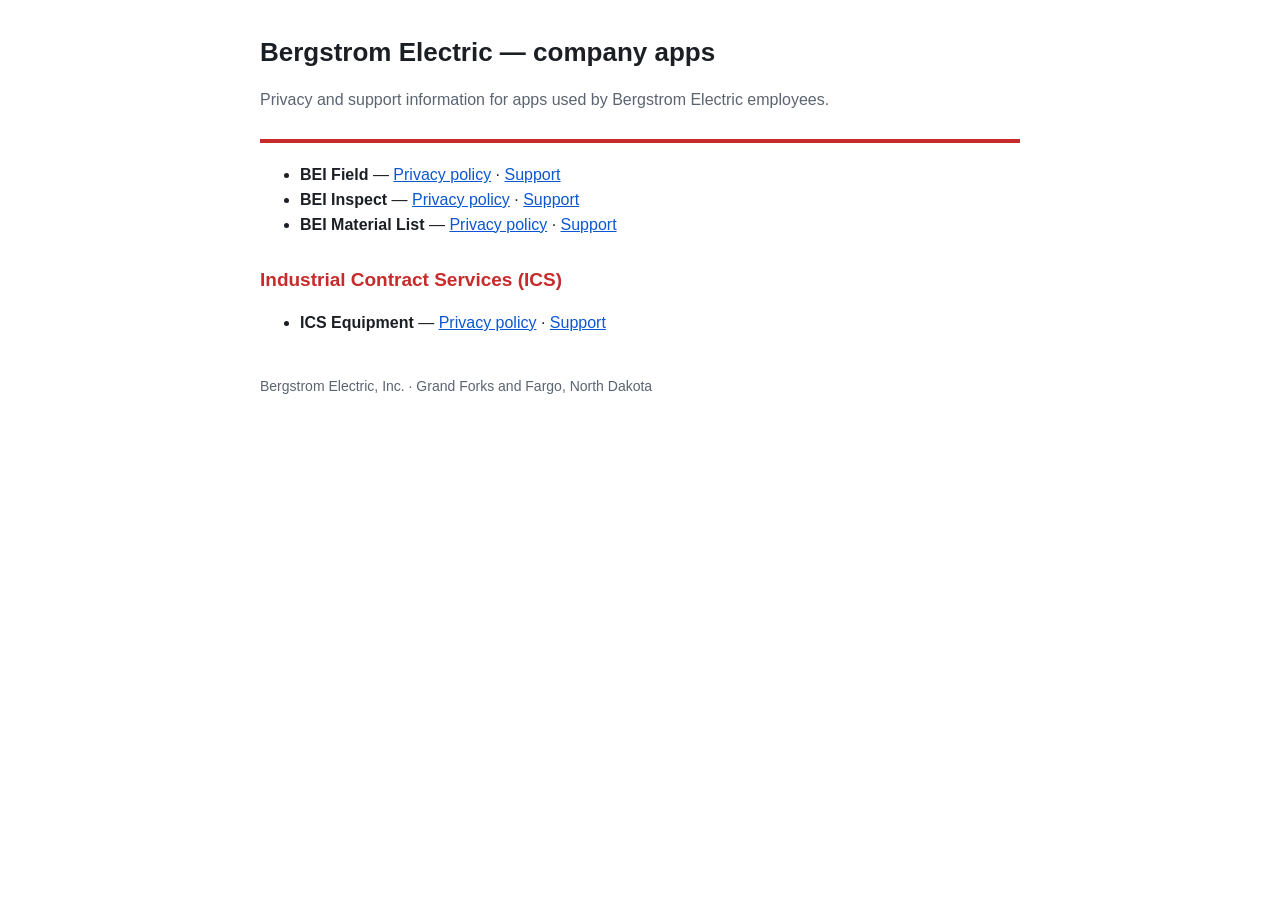
<file: index.html>
<!doctype html><html lang="en"><head><meta charset="utf-8"><meta name="viewport" content="width=device-width,initial-scale=1">
<title>Bergstrom Electric apps</title><link rel="stylesheet" href="style.css"></head><body><main>
<header><h1>Bergstrom Electric — company apps</h1><p class="muted">Privacy and support information for apps used by Bergstrom Electric employees.</p></header>
<ul><li><strong>BEI Field</strong> — <a href="bei-field/privacy.html">Privacy policy</a> · <a href="bei-field/support.html">Support</a></li>
<li><strong>BEI Inspect</strong> — <a href="bei-inspect/privacy.html">Privacy policy</a> · <a href="bei-inspect/support.html">Support</a></li>
<li><strong>BEI Material List</strong> — <a href="bei-material-list/privacy.html">Privacy policy</a> · <a href="bei-material-list/support.html">Support</a></li></ul>
<h2>Industrial Contract Services (ICS)</h2>
<ul><li><strong>ICS Equipment</strong> — <a href="ics-equipment/privacy.html">Privacy policy</a> · <a href="ics-equipment/support.html">Support</a></li></ul>
<footer>Bergstrom Electric, Inc. · Grand Forks and Fargo, North Dakota</footer></main></body></html>
</file>
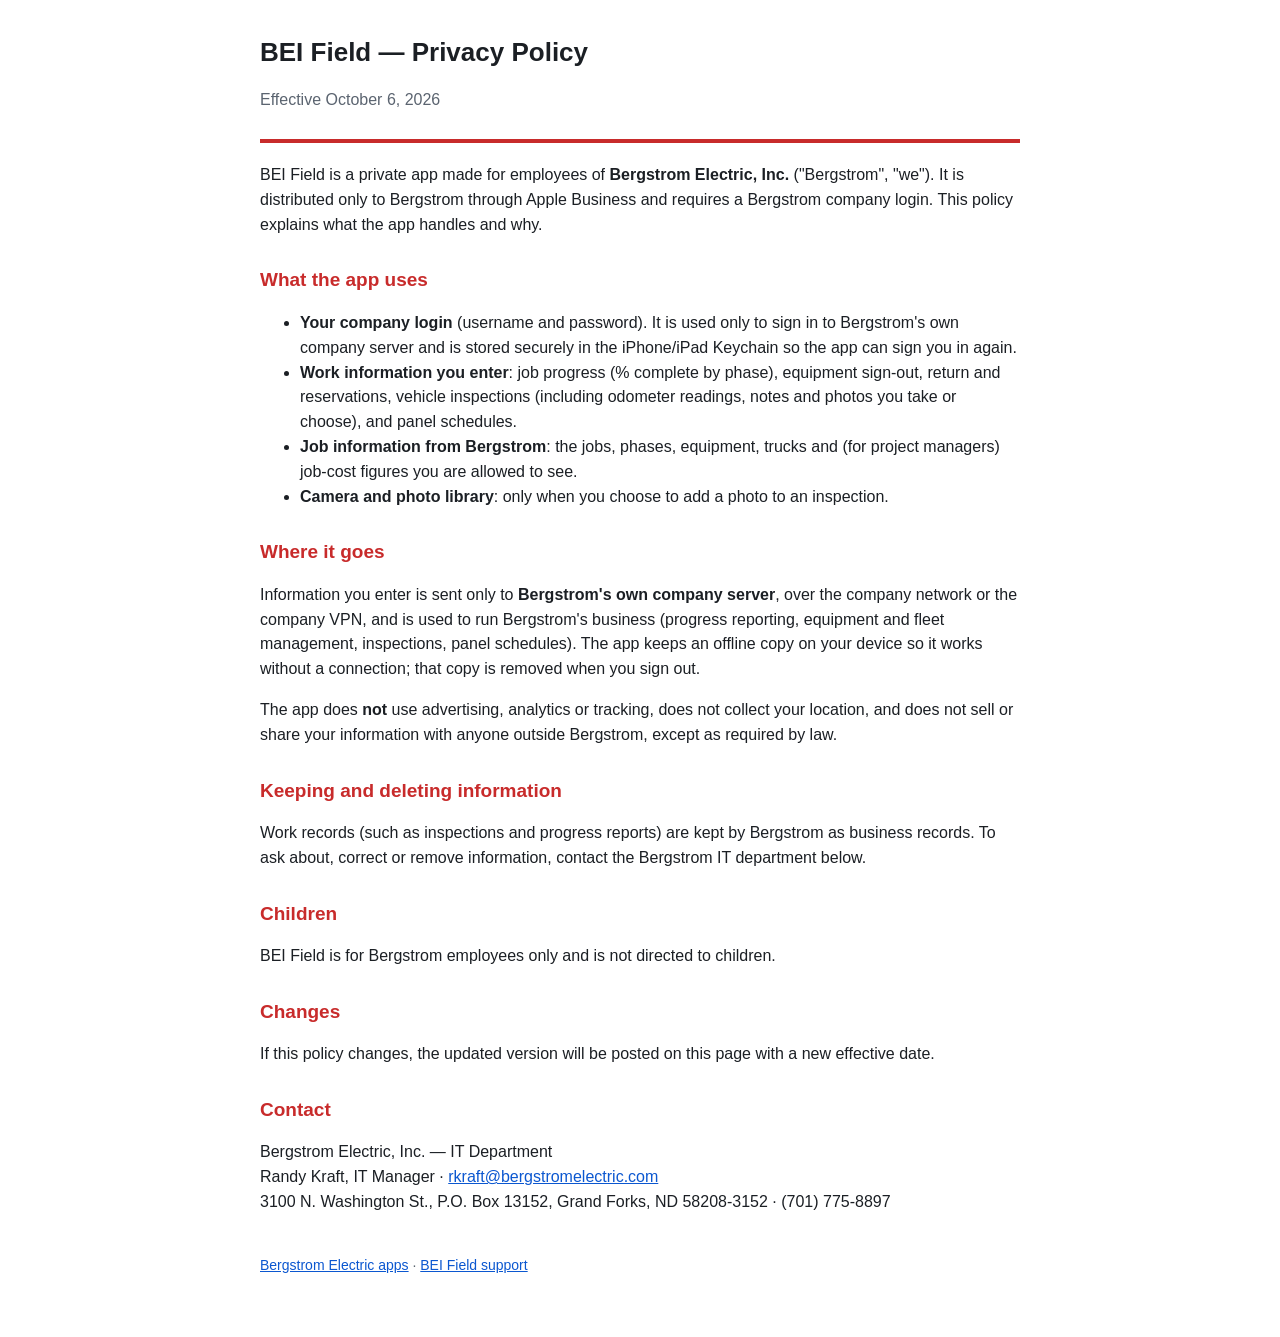
<file: bei-field/privacy.html>
<!doctype html><html lang="en"><head><meta charset="utf-8"><meta name="viewport" content="width=device-width,initial-scale=1">
<title>BEI Field — Privacy Policy</title><link rel="stylesheet" href="../style.css"></head><body><main>
<header><h1>BEI Field — Privacy Policy</h1><p class="muted">Effective October 6, 2026</p></header>
<p>BEI Field is a private app made for employees of <strong>Bergstrom Electric, Inc.</strong> ("Bergstrom", "we"). It is distributed only to Bergstrom through Apple Business and requires a Bergstrom company login. This policy explains what the app handles and why.</p>
<h2>What the app uses</h2>
<ul>
<li><strong>Your company login</strong> (username and password). It is used only to sign in to Bergstrom's own company server and is stored securely in the iPhone/iPad Keychain so the app can sign you in again.</li>
<li><strong>Work information you enter</strong>: job progress (% complete by phase), equipment sign-out, return and reservations, vehicle inspections (including odometer readings, notes and photos you take or choose), and panel schedules.</li>
<li><strong>Job information from Bergstrom</strong>: the jobs, phases, equipment, trucks and (for project managers) job-cost figures you are allowed to see.</li>
<li><strong>Camera and photo library</strong>: only when you choose to add a photo to an inspection.</li>
</ul>
<h2>Where it goes</h2>
<p>Information you enter is sent only to <strong>Bergstrom's own company server</strong>, over the company network or the company VPN, and is used to run Bergstrom's business (progress reporting, equipment and fleet management, inspections, panel schedules). The app keeps an offline copy on your device so it works without a connection; that copy is removed when you sign out.</p>
<p>The app does <strong>not</strong> use advertising, analytics or tracking, does not collect your location, and does not sell or share your information with anyone outside Bergstrom, except as required by law.</p>
<h2>Keeping and deleting information</h2>
<p>Work records (such as inspections and progress reports) are kept by Bergstrom as business records. To ask about, correct or remove information, contact the Bergstrom IT department below.</p>
<h2>Children</h2>
<p>BEI Field is for Bergstrom employees only and is not directed to children.</p>
<h2>Changes</h2>
<p>If this policy changes, the updated version will be posted on this page with a new effective date.</p>
<h2>Contact</h2>
<p>Bergstrom Electric, Inc. — IT Department<br>Randy Kraft, IT Manager · <a href="mailto:rkraft@bergstromelectric.com">rkraft@bergstromelectric.com</a><br>3100 N. Washington St., P.O. Box 13152, Grand Forks, ND 58208-3152 · (701) 775-8897</p>
<footer><a href="../index.html">Bergstrom Electric apps</a> · <a href="support.html">BEI Field support</a></footer></main></body></html>
</file>
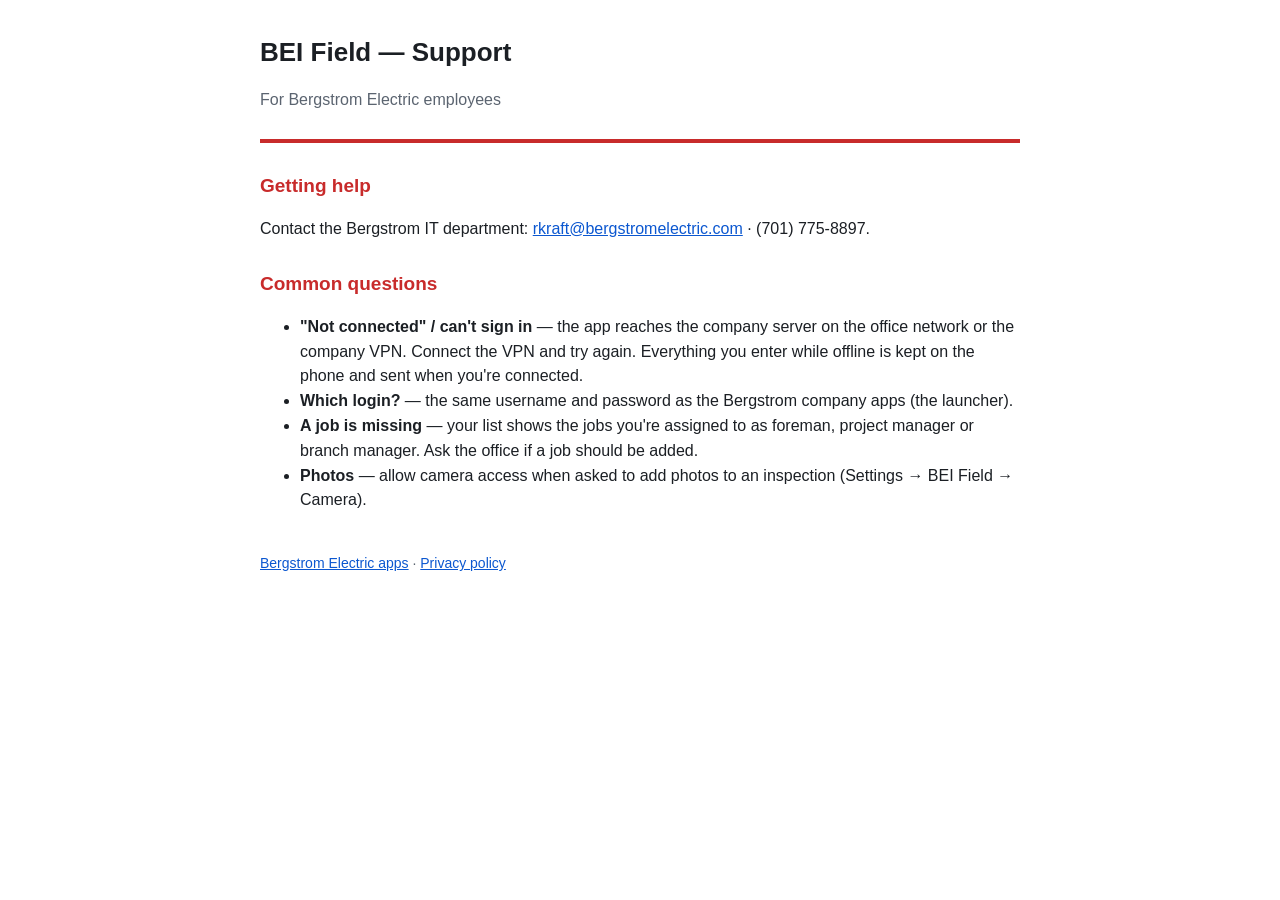
<file: bei-field/support.html>
<!doctype html><html lang="en"><head><meta charset="utf-8"><meta name="viewport" content="width=device-width,initial-scale=1">
<title>BEI Field — Support</title><link rel="stylesheet" href="../style.css"></head><body><main>
<header><h1>BEI Field — Support</h1><p class="muted">For Bergstrom Electric employees</p></header>
<h2>Getting help</h2>
<p>Contact the Bergstrom IT department: <a href="mailto:rkraft@bergstromelectric.com">rkraft@bergstromelectric.com</a> · (701) 775-8897.</p>
<h2>Common questions</h2>
<ul>
<li><strong>"Not connected" / can't sign in</strong> — the app reaches the company server on the office network or the company VPN. Connect the VPN and try again. Everything you enter while offline is kept on the phone and sent when you're connected.</li>
<li><strong>Which login?</strong> — the same username and password as the Bergstrom company apps (the launcher).</li>
<li><strong>A job is missing</strong> — your list shows the jobs you're assigned to as foreman, project manager or branch manager. Ask the office if a job should be added.</li>
<li><strong>Photos</strong> — allow camera access when asked to add photos to an inspection (Settings → BEI Field → Camera).</li>
</ul>
<footer><a href="../index.html">Bergstrom Electric apps</a> · <a href="privacy.html">Privacy policy</a></footer></main></body></html>
</file>
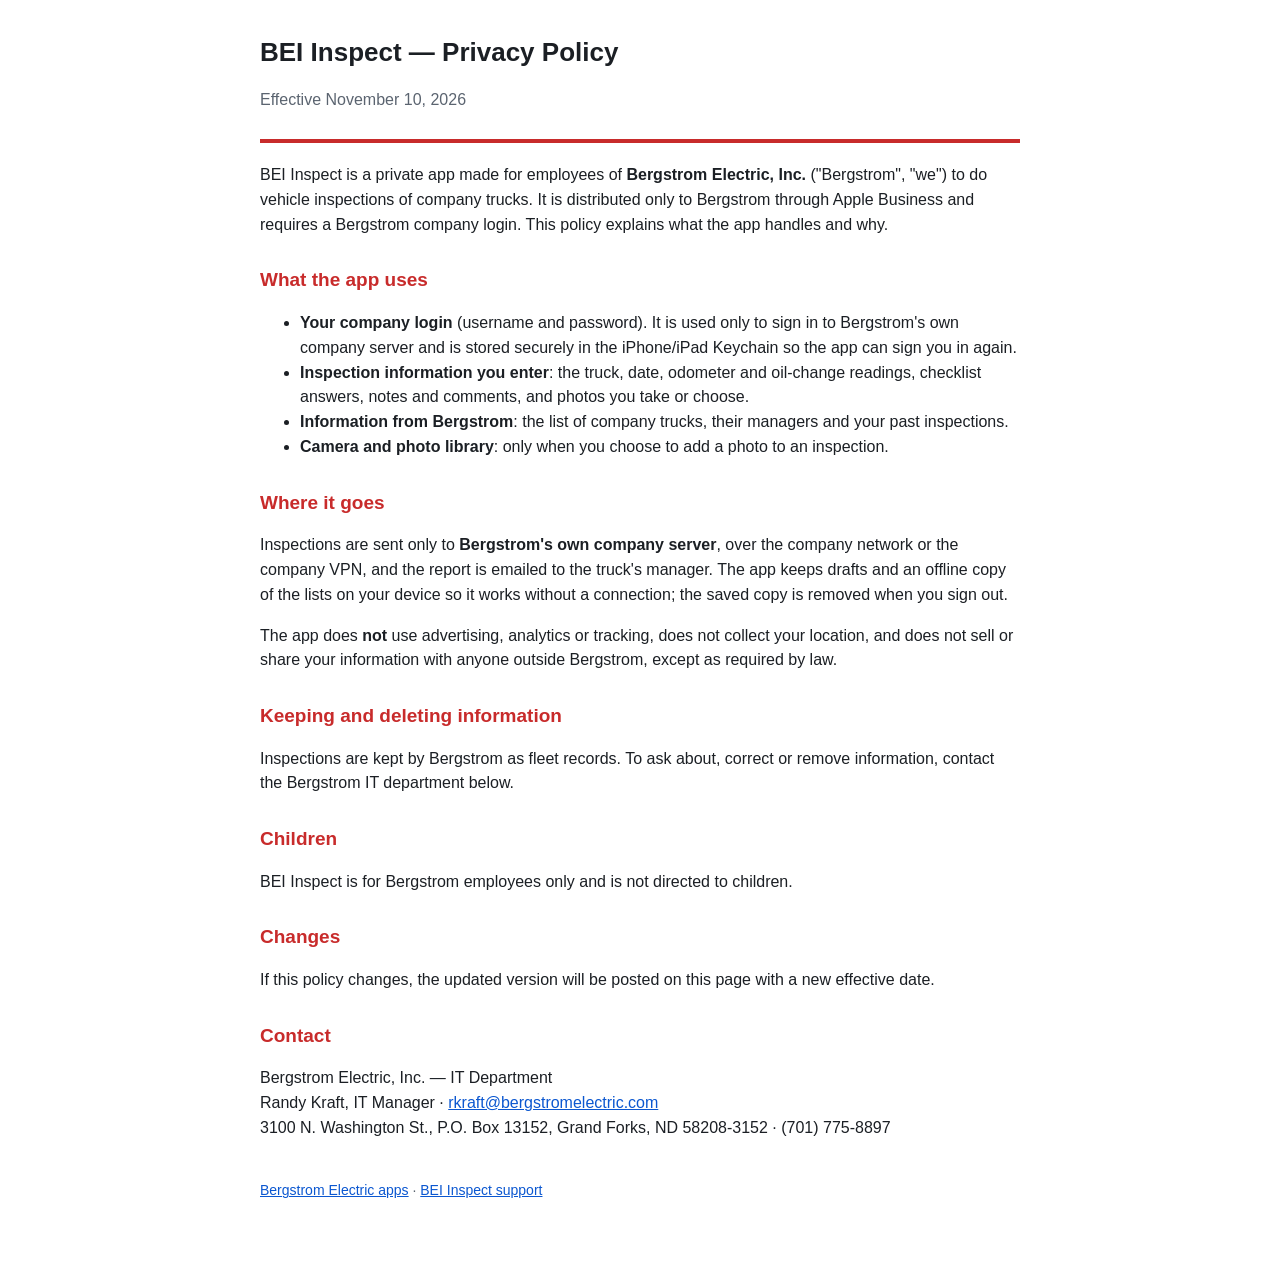
<file: bei-inspect/privacy.html>
<!doctype html><html lang="en"><head><meta charset="utf-8"><meta name="viewport" content="width=device-width,initial-scale=1">
<title>BEI Inspect — Privacy Policy</title><link rel="stylesheet" href="../style.css"></head><body><main>
<header><h1>BEI Inspect — Privacy Policy</h1><p class="muted">Effective November 10, 2026</p></header>
<p>BEI Inspect is a private app made for employees of <strong>Bergstrom Electric, Inc.</strong> ("Bergstrom", "we") to do vehicle inspections of company trucks. It is distributed only to Bergstrom through Apple Business and requires a Bergstrom company login. This policy explains what the app handles and why.</p>
<h2>What the app uses</h2>
<ul>
<li><strong>Your company login</strong> (username and password). It is used only to sign in to Bergstrom's own company server and is stored securely in the iPhone/iPad Keychain so the app can sign you in again.</li>
<li><strong>Inspection information you enter</strong>: the truck, date, odometer and oil-change readings, checklist answers, notes and comments, and photos you take or choose.</li>
<li><strong>Information from Bergstrom</strong>: the list of company trucks, their managers and your past inspections.</li>
<li><strong>Camera and photo library</strong>: only when you choose to add a photo to an inspection.</li>
</ul>
<h2>Where it goes</h2>
<p>Inspections are sent only to <strong>Bergstrom's own company server</strong>, over the company network or the company VPN, and the report is emailed to the truck's manager. The app keeps drafts and an offline copy of the lists on your device so it works without a connection; the saved copy is removed when you sign out.</p>
<p>The app does <strong>not</strong> use advertising, analytics or tracking, does not collect your location, and does not sell or share your information with anyone outside Bergstrom, except as required by law.</p>
<h2>Keeping and deleting information</h2>
<p>Inspections are kept by Bergstrom as fleet records. To ask about, correct or remove information, contact the Bergstrom IT department below.</p>
<h2>Children</h2>
<p>BEI Inspect is for Bergstrom employees only and is not directed to children.</p>
<h2>Changes</h2>
<p>If this policy changes, the updated version will be posted on this page with a new effective date.</p>
<h2>Contact</h2>
<p>Bergstrom Electric, Inc. — IT Department<br>Randy Kraft, IT Manager · <a href="mailto:rkraft@bergstromelectric.com">rkraft@bergstromelectric.com</a><br>3100 N. Washington St., P.O. Box 13152, Grand Forks, ND 58208-3152 · (701) 775-8897</p>
<footer><a href="../index.html">Bergstrom Electric apps</a> · <a href="support.html">BEI Inspect support</a></footer></main></body></html>
</file>
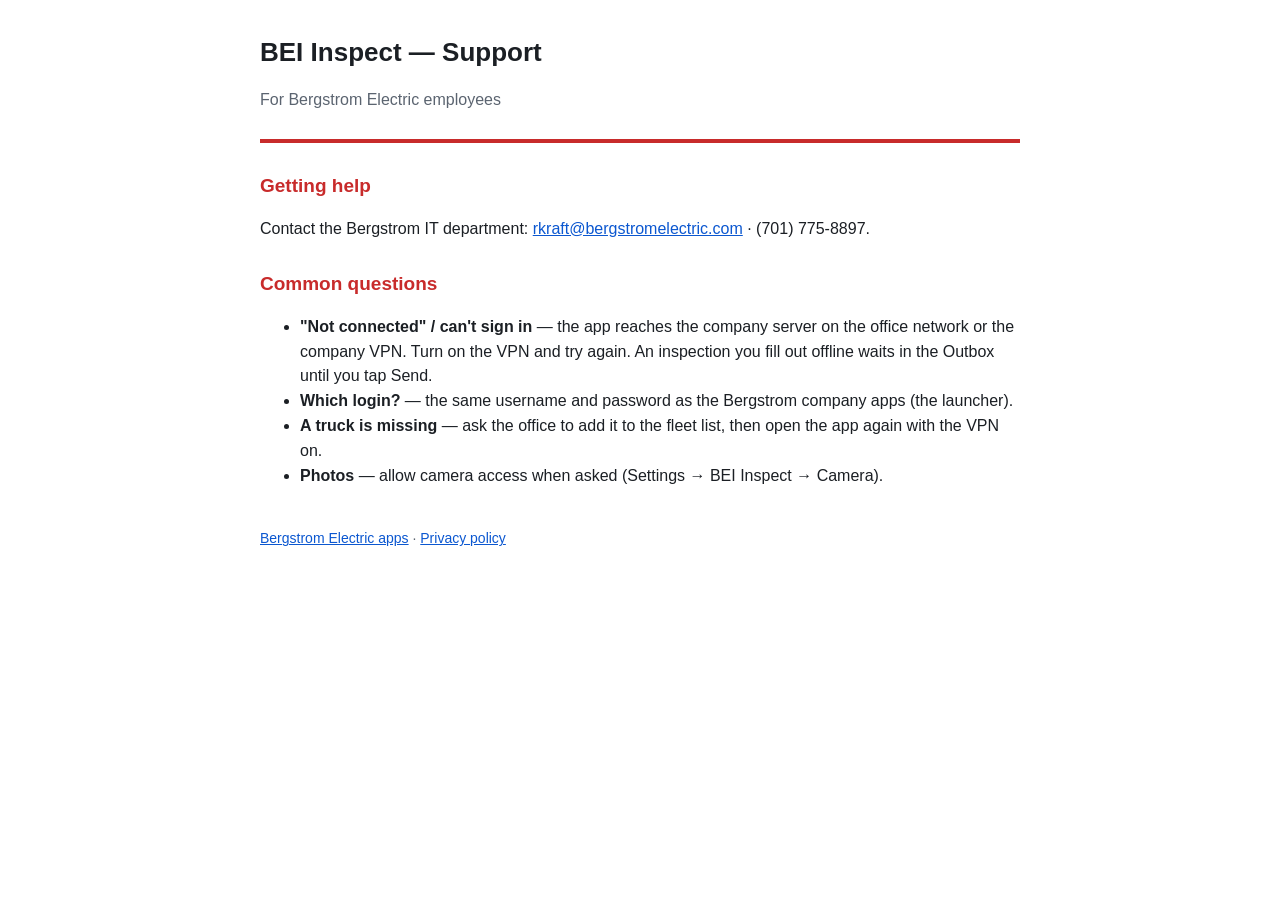
<file: bei-inspect/support.html>
<!doctype html><html lang="en"><head><meta charset="utf-8"><meta name="viewport" content="width=device-width,initial-scale=1">
<title>BEI Inspect — Support</title><link rel="stylesheet" href="../style.css"></head><body><main>
<header><h1>BEI Inspect — Support</h1><p class="muted">For Bergstrom Electric employees</p></header>
<h2>Getting help</h2>
<p>Contact the Bergstrom IT department: <a href="mailto:rkraft@bergstromelectric.com">rkraft@bergstromelectric.com</a> · (701) 775-8897.</p>
<h2>Common questions</h2>
<ul>
<li><strong>"Not connected" / can't sign in</strong> — the app reaches the company server on the office network or the company VPN. Turn on the VPN and try again. An inspection you fill out offline waits in the Outbox until you tap Send.</li>
<li><strong>Which login?</strong> — the same username and password as the Bergstrom company apps (the launcher).</li>
<li><strong>A truck is missing</strong> — ask the office to add it to the fleet list, then open the app again with the VPN on.</li>
<li><strong>Photos</strong> — allow camera access when asked (Settings → BEI Inspect → Camera).</li>
</ul>
<footer><a href="../index.html">Bergstrom Electric apps</a> · <a href="privacy.html">Privacy policy</a></footer></main></body></html>
</file>
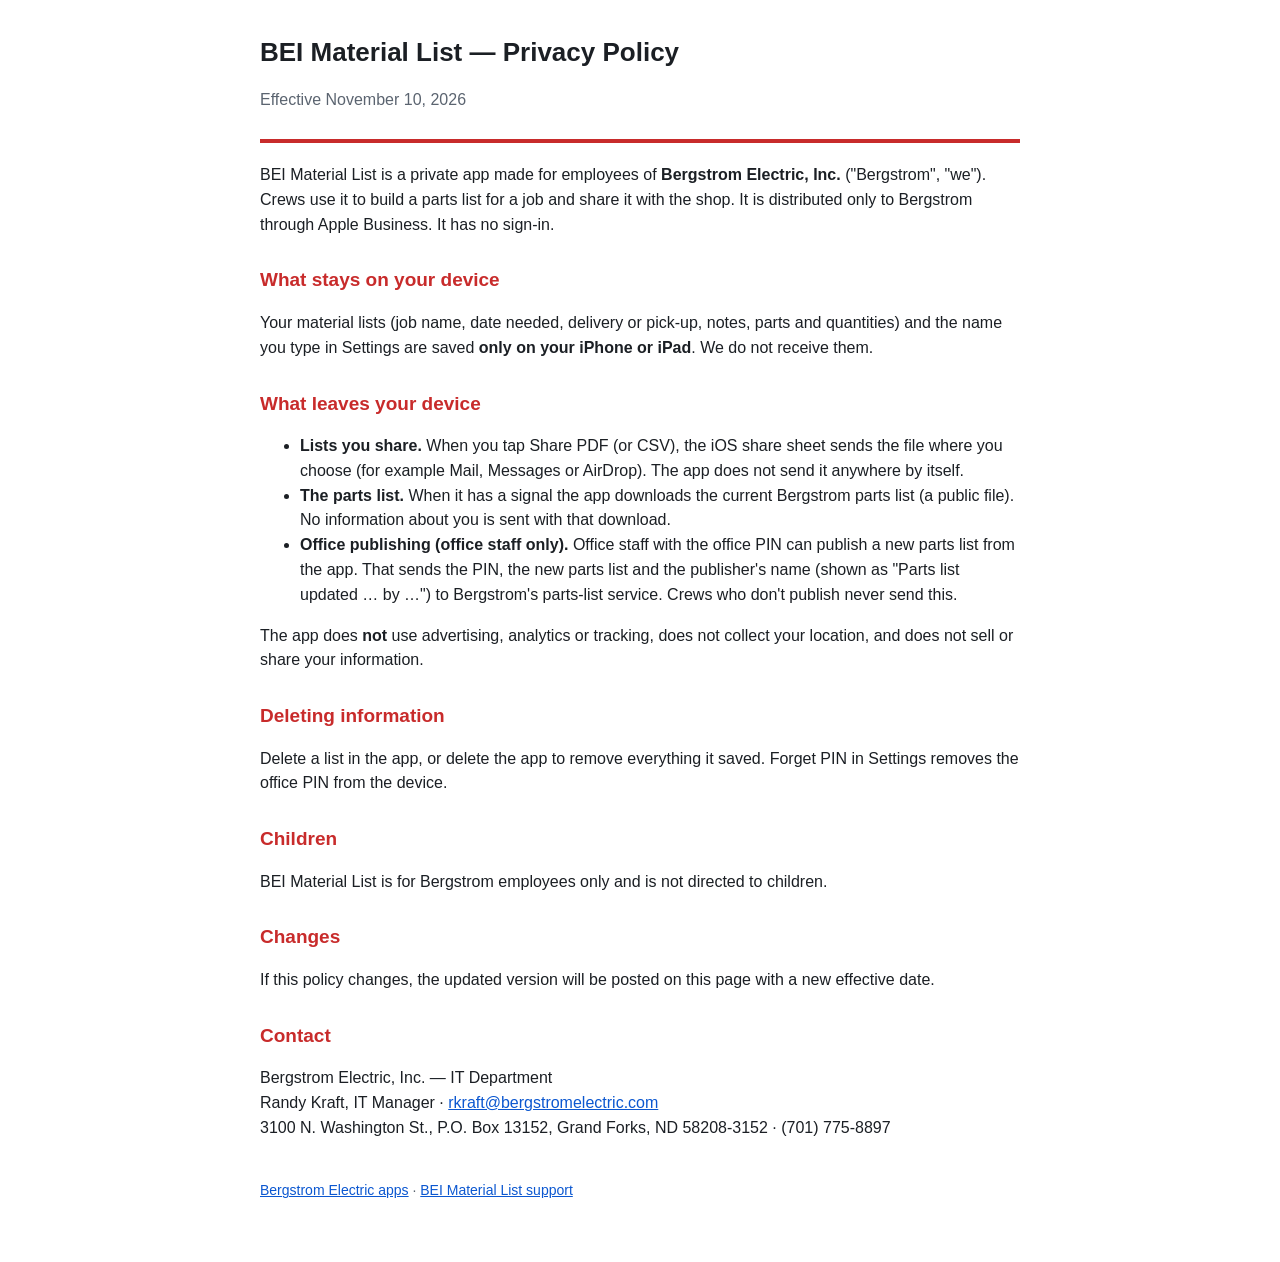
<file: bei-material-list/privacy.html>
<!doctype html><html lang="en"><head><meta charset="utf-8"><meta name="viewport" content="width=device-width,initial-scale=1">
<title>BEI Material List — Privacy Policy</title><link rel="stylesheet" href="../style.css"></head><body><main>
<header><h1>BEI Material List — Privacy Policy</h1><p class="muted">Effective November 10, 2026</p></header>
<p>BEI Material List is a private app made for employees of <strong>Bergstrom Electric, Inc.</strong> ("Bergstrom", "we"). Crews use it to build a parts list for a job and share it with the shop. It is distributed only to Bergstrom through Apple Business. It has no sign-in.</p>
<h2>What stays on your device</h2>
<p>Your material lists (job name, date needed, delivery or pick-up, notes, parts and quantities) and the name you type in Settings are saved <strong>only on your iPhone or iPad</strong>. We do not receive them.</p>
<h2>What leaves your device</h2>
<ul>
<li><strong>Lists you share.</strong> When you tap Share PDF (or CSV), the iOS share sheet sends the file where you choose (for example Mail, Messages or AirDrop). The app does not send it anywhere by itself.</li>
<li><strong>The parts list.</strong> When it has a signal the app downloads the current Bergstrom parts list (a public file). No information about you is sent with that download.</li>
<li><strong>Office publishing (office staff only).</strong> Office staff with the office PIN can publish a new parts list from the app. That sends the PIN, the new parts list and the publisher's name (shown as "Parts list updated … by …") to Bergstrom's parts-list service. Crews who don't publish never send this.</li>
</ul>
<p>The app does <strong>not</strong> use advertising, analytics or tracking, does not collect your location, and does not sell or share your information.</p>
<h2>Deleting information</h2>
<p>Delete a list in the app, or delete the app to remove everything it saved. Forget PIN in Settings removes the office PIN from the device.</p>
<h2>Children</h2>
<p>BEI Material List is for Bergstrom employees only and is not directed to children.</p>
<h2>Changes</h2>
<p>If this policy changes, the updated version will be posted on this page with a new effective date.</p>
<h2>Contact</h2>
<p>Bergstrom Electric, Inc. — IT Department<br>Randy Kraft, IT Manager · <a href="mailto:rkraft@bergstromelectric.com">rkraft@bergstromelectric.com</a><br>3100 N. Washington St., P.O. Box 13152, Grand Forks, ND 58208-3152 · (701) 775-8897</p>
<footer><a href="../index.html">Bergstrom Electric apps</a> · <a href="support.html">BEI Material List support</a></footer></main></body></html>
</file>
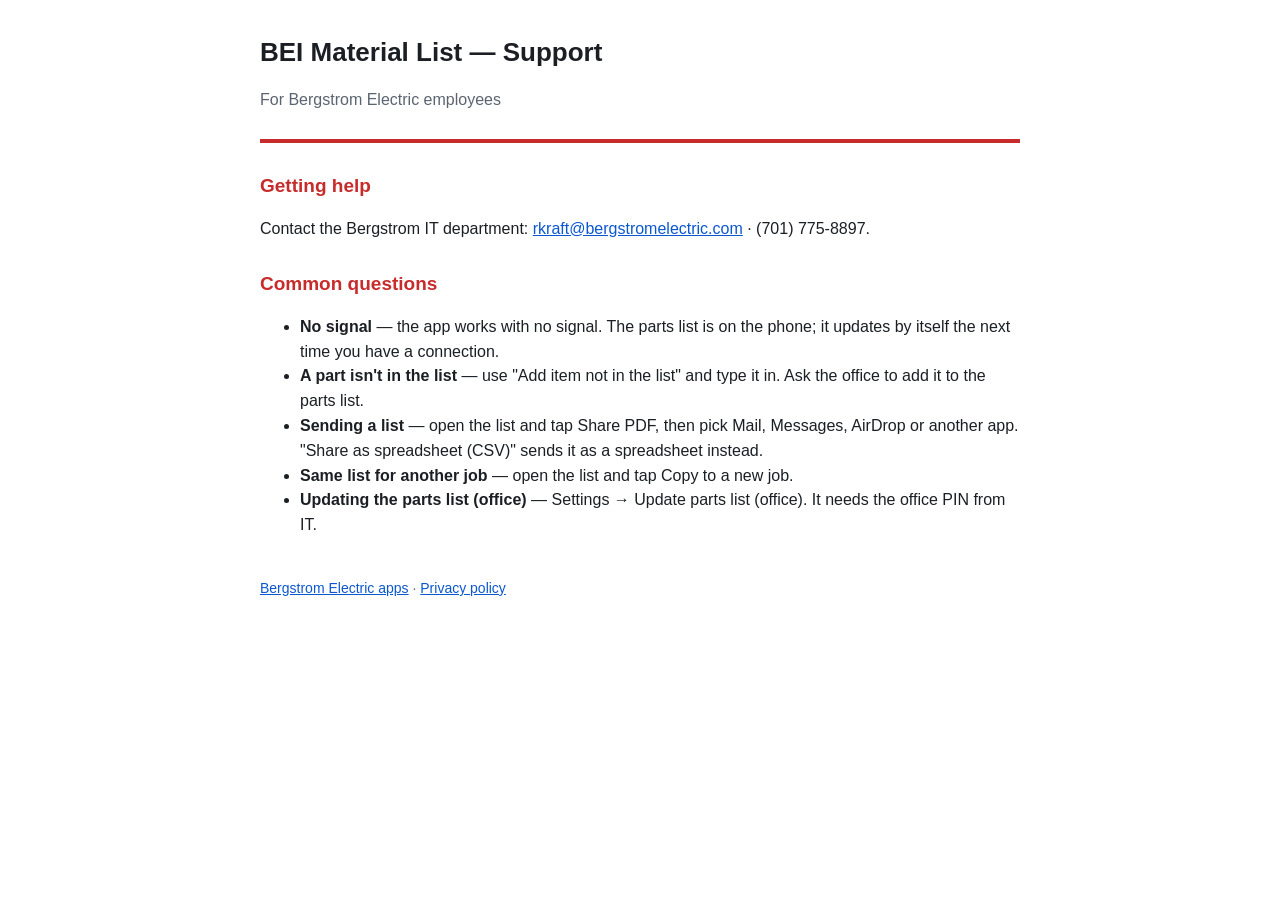
<file: bei-material-list/support.html>
<!doctype html><html lang="en"><head><meta charset="utf-8"><meta name="viewport" content="width=device-width,initial-scale=1">
<title>BEI Material List — Support</title><link rel="stylesheet" href="../style.css"></head><body><main>
<header><h1>BEI Material List — Support</h1><p class="muted">For Bergstrom Electric employees</p></header>
<h2>Getting help</h2>
<p>Contact the Bergstrom IT department: <a href="mailto:rkraft@bergstromelectric.com">rkraft@bergstromelectric.com</a> · (701) 775-8897.</p>
<h2>Common questions</h2>
<ul>
<li><strong>No signal</strong> — the app works with no signal. The parts list is on the phone; it updates by itself the next time you have a connection.</li>
<li><strong>A part isn't in the list</strong> — use "Add item not in the list" and type it in. Ask the office to add it to the parts list.</li>
<li><strong>Sending a list</strong> — open the list and tap Share PDF, then pick Mail, Messages, AirDrop or another app. "Share as spreadsheet (CSV)" sends it as a spreadsheet instead.</li>
<li><strong>Same list for another job</strong> — open the list and tap Copy to a new job.</li>
<li><strong>Updating the parts list (office)</strong> — Settings → Update parts list (office). It needs the office PIN from IT.</li>
</ul>
<footer><a href="../index.html">Bergstrom Electric apps</a> · <a href="privacy.html">Privacy policy</a></footer></main></body></html>
</file>
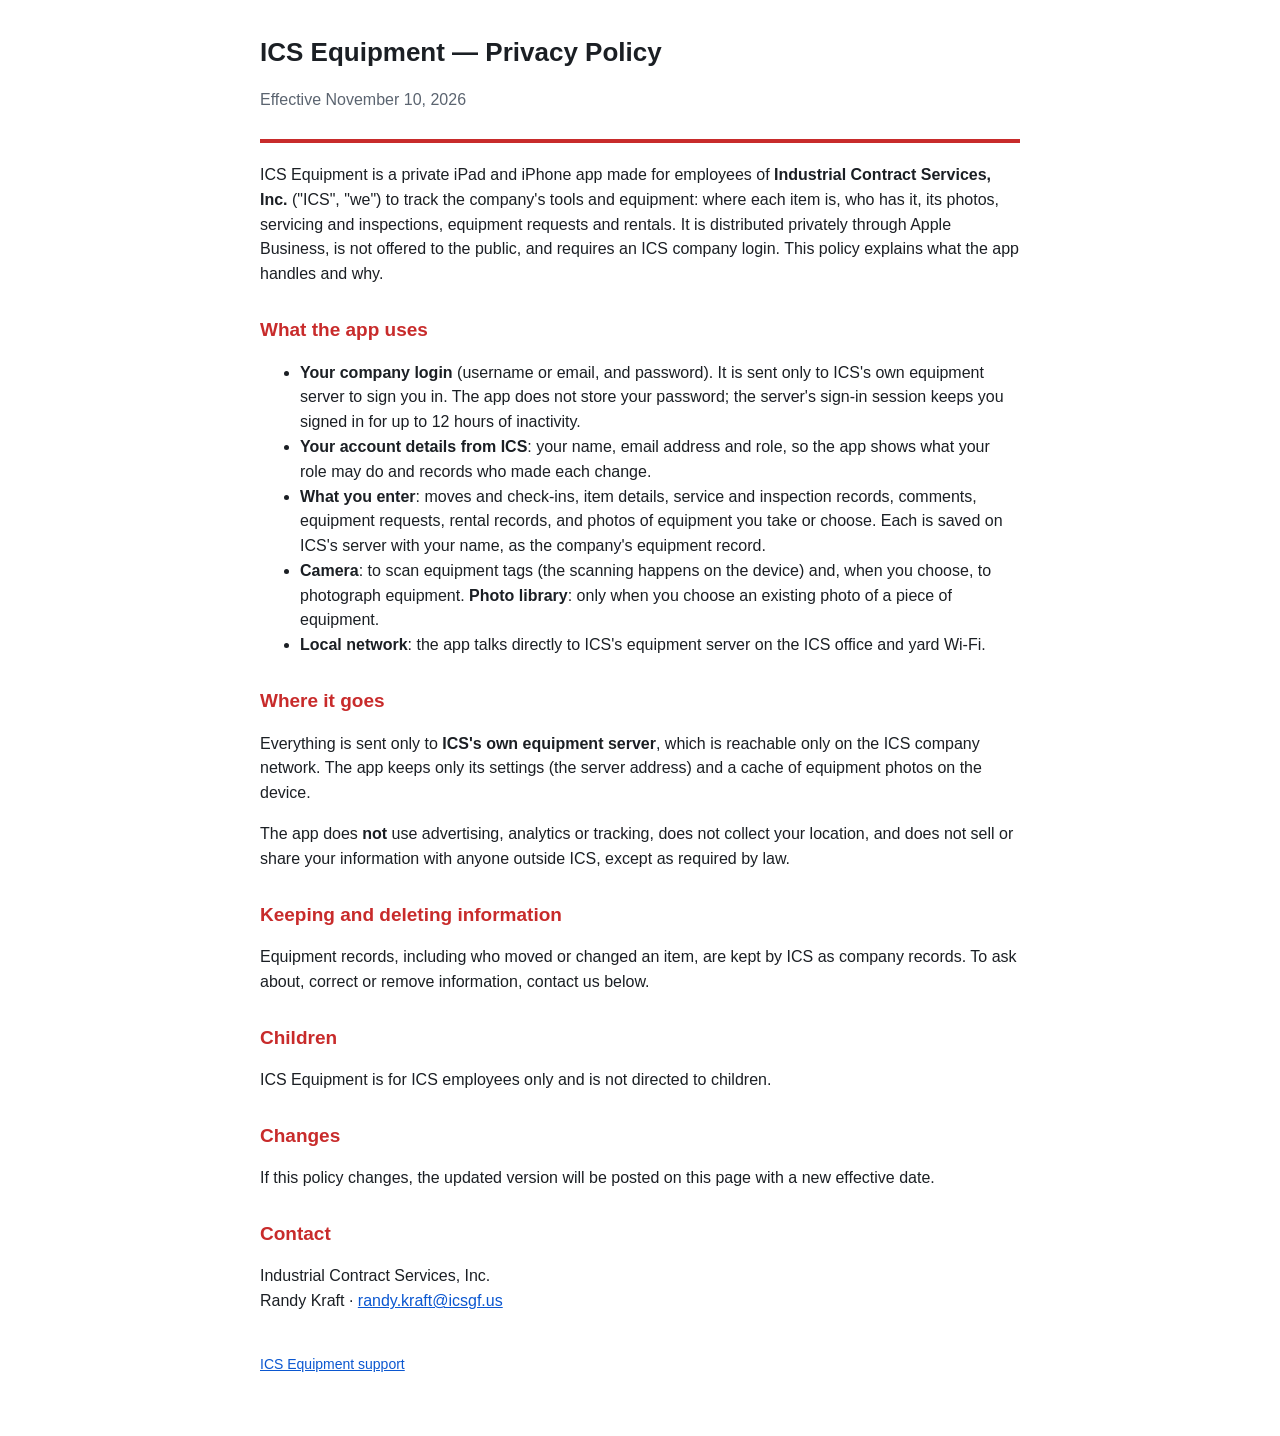
<file: ics-equipment/privacy.html>
<!doctype html><html lang="en"><head><meta charset="utf-8"><meta name="viewport" content="width=device-width,initial-scale=1">
<title>ICS Equipment — Privacy Policy</title><link rel="stylesheet" href="../style.css"></head><body><main>
<header><h1>ICS Equipment — Privacy Policy</h1><p class="muted">Effective November 10, 2026</p></header>
<p>ICS Equipment is a private iPad and iPhone app made for employees of <strong>Industrial Contract Services, Inc.</strong> ("ICS", "we") to track the company's tools and equipment: where each item is, who has it, its photos, servicing and inspections, equipment requests and rentals. It is distributed privately through Apple Business, is not offered to the public, and requires an ICS company login. This policy explains what the app handles and why.</p>
<h2>What the app uses</h2>
<ul>
<li><strong>Your company login</strong> (username or email, and password). It is sent only to ICS's own equipment server to sign you in. The app does not store your password; the server's sign-in session keeps you signed in for up to 12 hours of inactivity.</li>
<li><strong>Your account details from ICS</strong>: your name, email address and role, so the app shows what your role may do and records who made each change.</li>
<li><strong>What you enter</strong>: moves and check-ins, item details, service and inspection records, comments, equipment requests, rental records, and photos of equipment you take or choose. Each is saved on ICS's server with your name, as the company's equipment record.</li>
<li><strong>Camera</strong>: to scan equipment tags (the scanning happens on the device) and, when you choose, to photograph equipment. <strong>Photo library</strong>: only when you choose an existing photo of a piece of equipment.</li>
<li><strong>Local network</strong>: the app talks directly to ICS's equipment server on the ICS office and yard Wi-Fi.</li>
</ul>
<h2>Where it goes</h2>
<p>Everything is sent only to <strong>ICS's own equipment server</strong>, which is reachable only on the ICS company network. The app keeps only its settings (the server address) and a cache of equipment photos on the device.</p>
<p>The app does <strong>not</strong> use advertising, analytics or tracking, does not collect your location, and does not sell or share your information with anyone outside ICS, except as required by law.</p>
<h2>Keeping and deleting information</h2>
<p>Equipment records, including who moved or changed an item, are kept by ICS as company records. To ask about, correct or remove information, contact us below.</p>
<h2>Children</h2>
<p>ICS Equipment is for ICS employees only and is not directed to children.</p>
<h2>Changes</h2>
<p>If this policy changes, the updated version will be posted on this page with a new effective date.</p>
<h2>Contact</h2>
<p>Industrial Contract Services, Inc.<br>Randy Kraft · <a href="mailto:randy.kraft@icsgf.us">randy.kraft@icsgf.us</a></p>
<footer><a href="support.html">ICS Equipment support</a></footer></main></body></html>
</file>
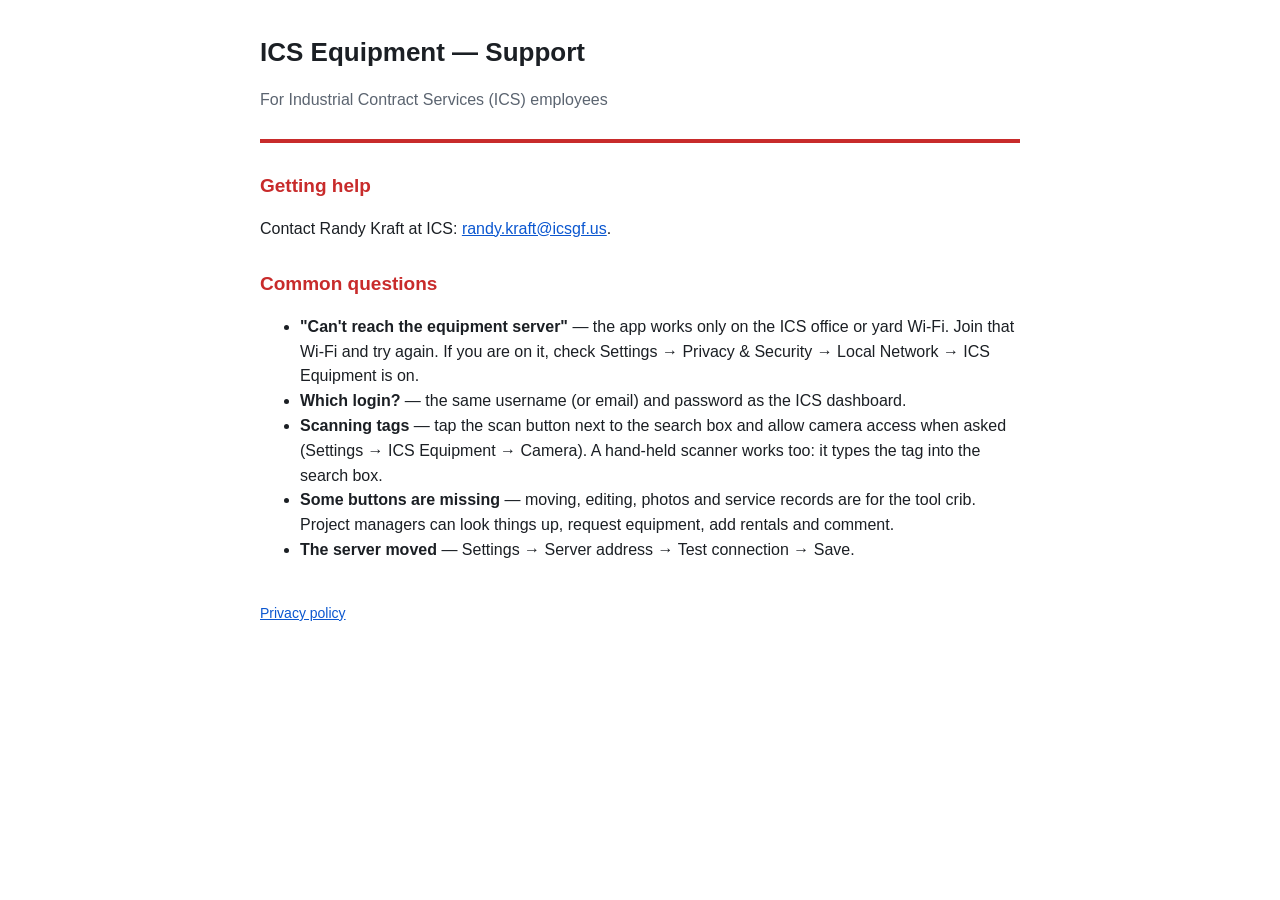
<file: ics-equipment/support.html>
<!doctype html><html lang="en"><head><meta charset="utf-8"><meta name="viewport" content="width=device-width,initial-scale=1">
<title>ICS Equipment — Support</title><link rel="stylesheet" href="../style.css"></head><body><main>
<header><h1>ICS Equipment — Support</h1><p class="muted">For Industrial Contract Services (ICS) employees</p></header>
<h2>Getting help</h2>
<p>Contact Randy Kraft at ICS: <a href="mailto:randy.kraft@icsgf.us">randy.kraft@icsgf.us</a>.</p>
<h2>Common questions</h2>
<ul>
<li><strong>"Can't reach the equipment server"</strong> — the app works only on the ICS office or yard Wi-Fi. Join that Wi-Fi and try again. If you are on it, check Settings → Privacy &amp; Security → Local Network → ICS Equipment is on.</li>
<li><strong>Which login?</strong> — the same username (or email) and password as the ICS dashboard.</li>
<li><strong>Scanning tags</strong> — tap the scan button next to the search box and allow camera access when asked (Settings → ICS Equipment → Camera). A hand-held scanner works too: it types the tag into the search box.</li>
<li><strong>Some buttons are missing</strong> — moving, editing, photos and service records are for the tool crib. Project managers can look things up, request equipment, add rentals and comment.</li>
<li><strong>The server moved</strong> — Settings → Server address → Test connection → Save.</li>
</ul>
<footer><a href="privacy.html">Privacy policy</a></footer></main></body></html>
</file>
<file: style.css>
body{font:16px/1.55 -apple-system,"Segoe UI",Roboto,Arial,sans-serif;color:#1b1f24;background:#fff;margin:0}
main{max-width:760px;margin:0 auto;padding:32px 20px 60px}
header{border-bottom:4px solid #C82B2B;padding-bottom:10px;margin-bottom:20px}
h1{font-size:26px;margin:0}h2{font-size:19px;margin-top:28px;color:#C82B2B}
.muted{color:#5b6470}a{color:#0b57d0}footer{margin-top:40px;color:#5b6470;font-size:14px}
</file>
